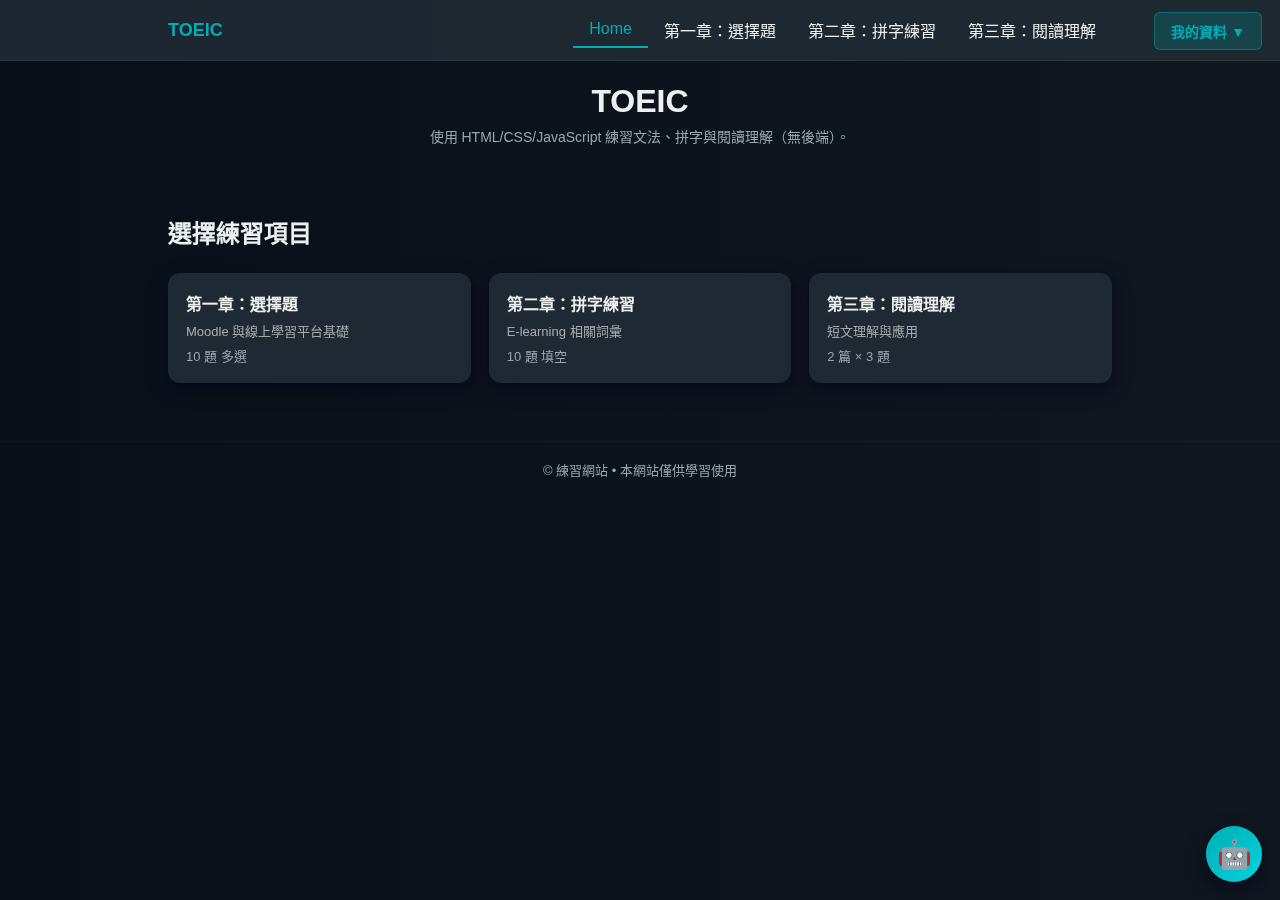
<file: index.html>
<!DOCTYPE html>
<html lang="zh-TW">
<head>
  <meta charset="utf-8">
  <meta name="viewport" content="width=device-width, initial-scale=1">
  <title>TOEIC - 首頁</title>
  <link rel="stylesheet" href="style.css">
</head>
<body>
  <nav class="site-nav">
    <div class="nav-container">
      <a href="index.html" class="nav-brand">TOEIC</a>
      <ul class="nav-menu">
        <li><a href="index.html" class="active">Home</a></li>
        <li><a href="quiz.html">第一章：選擇題</a></li>
        <li><a href="vocabulary.html">第二章：拼字練習</a></li>
        <li><a href="reading.html">第三章：閱讀理解</a></li>
      </ul>
    </div>
  </nav>

  <header class="site-header">
    <h1>TOEIC</h1>
    <p class="lead">使用 HTML/CSS/JavaScript 練習文法、拼字與閱讀理解（無後端）。</p>
  </header>

  <main class="container">
    <section class="intro-section">
      <h2>選擇練習項目</h2>
      <nav class="section-grid">
        <a class="card" href="quiz.html">
          <span class="card-title">第一章：選擇題</span>
          <span class="card-subtitle">Moodle 與線上學習平台基礎</span>
          <span class="muted">10 題 多選</span>
        </a>
        <a class="card" href="vocabulary.html">
          <span class="card-title">第二章：拼字練習</span>
          <span class="card-subtitle">E-learning 相關詞彙</span>
          <span class="muted">10 題 填空</span>
        </a>
        <a class="card" href="reading.html">
          <span class="card-title">第三章：閱讀理解</span>
          <span class="card-subtitle">短文理解與應用</span>
          <span class="muted">2 篇 × 3 題</span>
        </a>
      </nav>
    </section>
  </main>

  <footer class="site-footer">© 練習網站 • 本網站僅供學習使用</footer>

  <script src="scorm_api_wrapper.js"></script>
  <script src="script.js"></script>
</body>
</html>
</file>
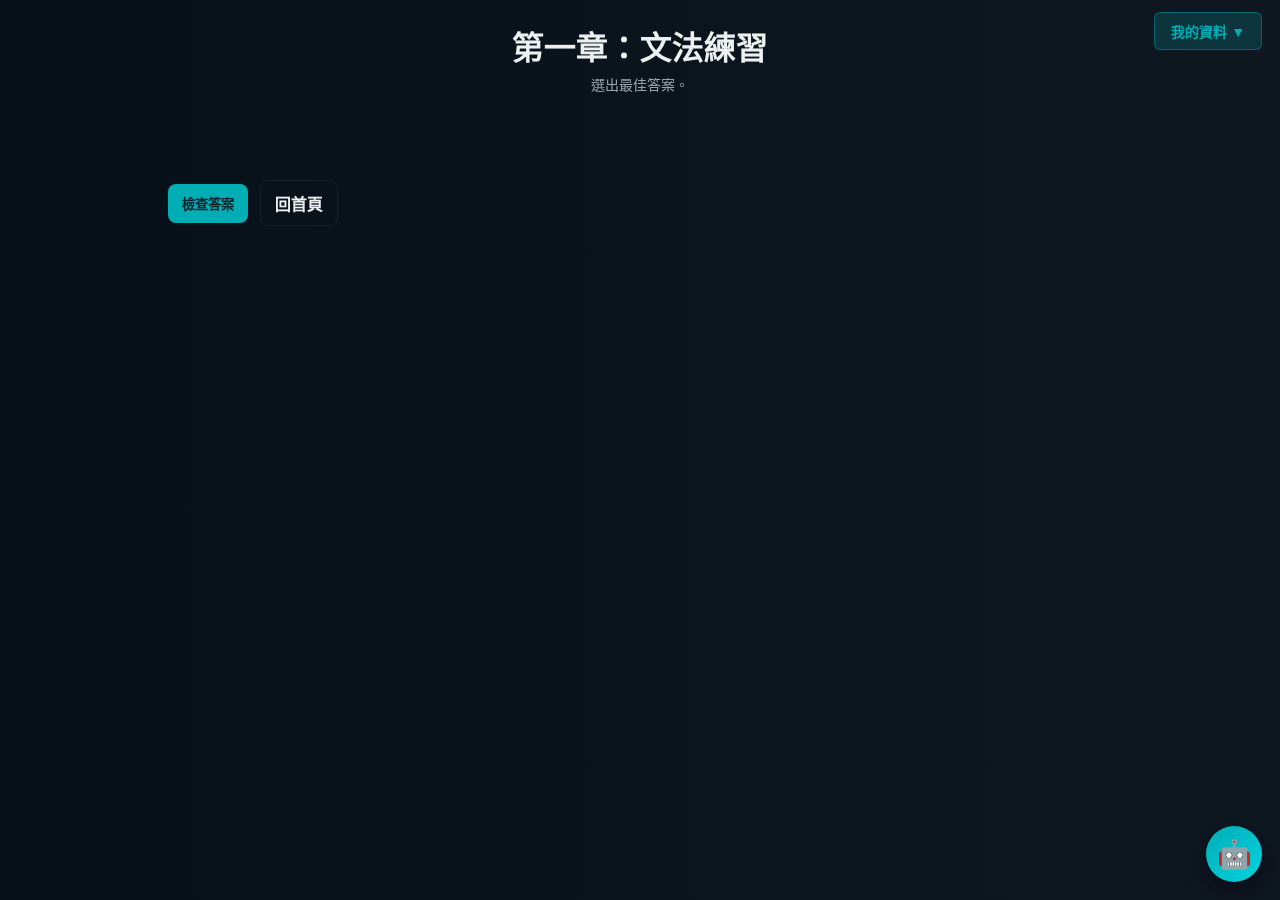
<file: grammar.html>
<!DOCTYPE html>
<html lang="zh-TW">
<head>
  <meta charset="utf-8">
  <meta name="viewport" content="width=device-width, initial-scale=1">
  <title>TOEIC 文法練習</title>
  <link rel="stylesheet" href="style.css">
</head>
<body>
  <header class="site-header">
    <h1>第一章：文法練習</h1>
    <p class="lead">選出最佳答案。</p>
  </header>

  <main class="container">
    <div id="grammar-root"></div>
    <div class="actions">
      <button id="checkGrammar" class="btn">檢查答案</button>
      <a class="btn ghost" href="index.html">回首頁</a>
    </div>
  </main>

  <script src="script.js"></script>
</body>
</html>
</file>
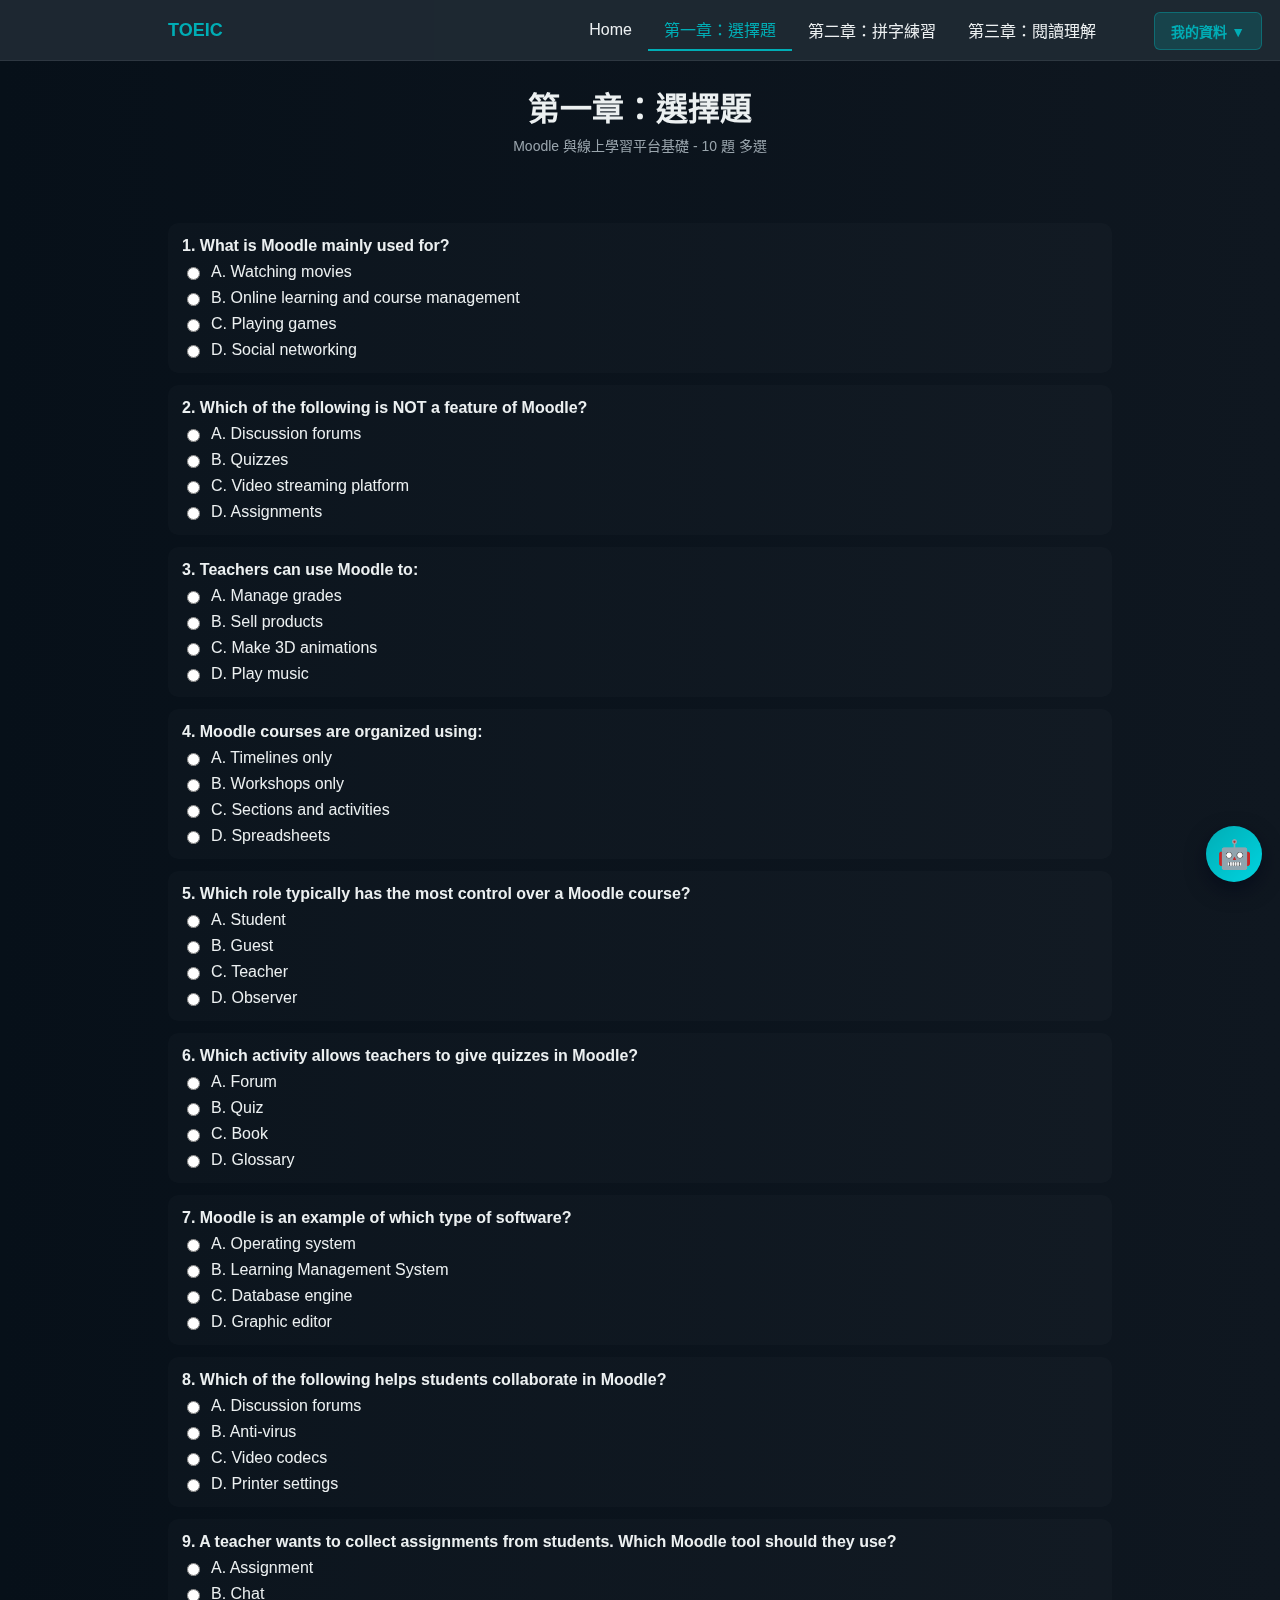
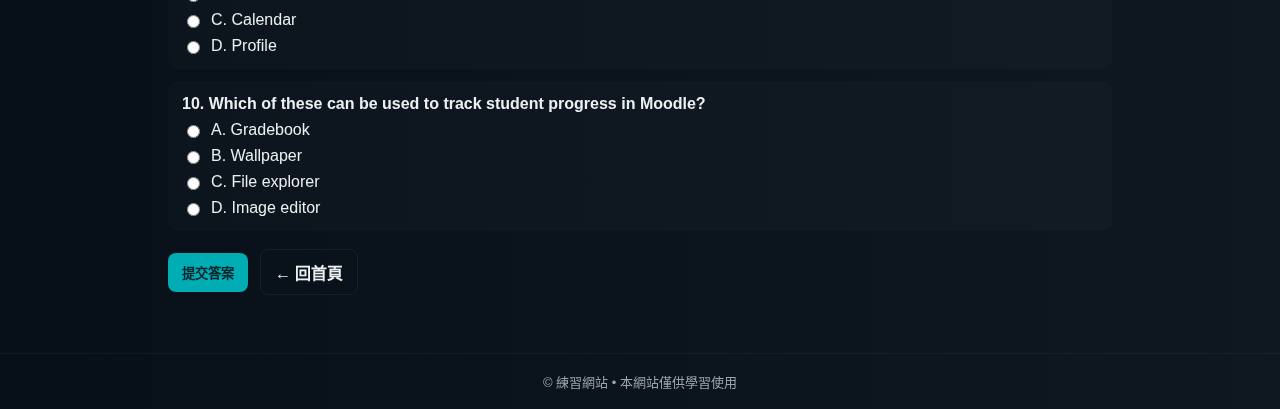
<file: quiz.html>
<!DOCTYPE html>
<html lang="zh-TW">
<head>
  <meta charset="utf-8">
  <meta name="viewport" content="width=device-width, initial-scale=1">
  <title>第一章：選擇題</title>
  <link rel="stylesheet" href="style.css">
</head>
<body>
  <nav class="site-nav">
    <div class="nav-container">
      <a href="index.html" class="nav-brand">TOEIC</a>
      <ul class="nav-menu">
        <li><a href="index.html">Home</a></li>
        <li><a href="quiz.html" class="active">第一章：選擇題</a></li>
        <li><a href="vocabulary.html">第二章：拼字練習</a></li>
        <li><a href="reading.html">第三章：閱讀理解</a></li>
      </ul>
    </div>
  </nav>

  <header class="site-header">
    <h1>第一章：選擇題</h1>
    <p class="lead">Moodle 與線上學習平台基礎 - 10 題 多選</p>
  </header>

  <main class="container">
    <section id="quiz-root"></section>

    <div class="actions">
      <button id="checkQuiz" class="btn">提交答案</button>
      <a href="index.html" class="btn ghost">← 回首頁</a>
    </div>
  </main>

  <footer class="site-footer">© 練習網站 • 本網站僅供學習使用</footer>

  <script src="script.js"></script>
</body>
</html>
</file>
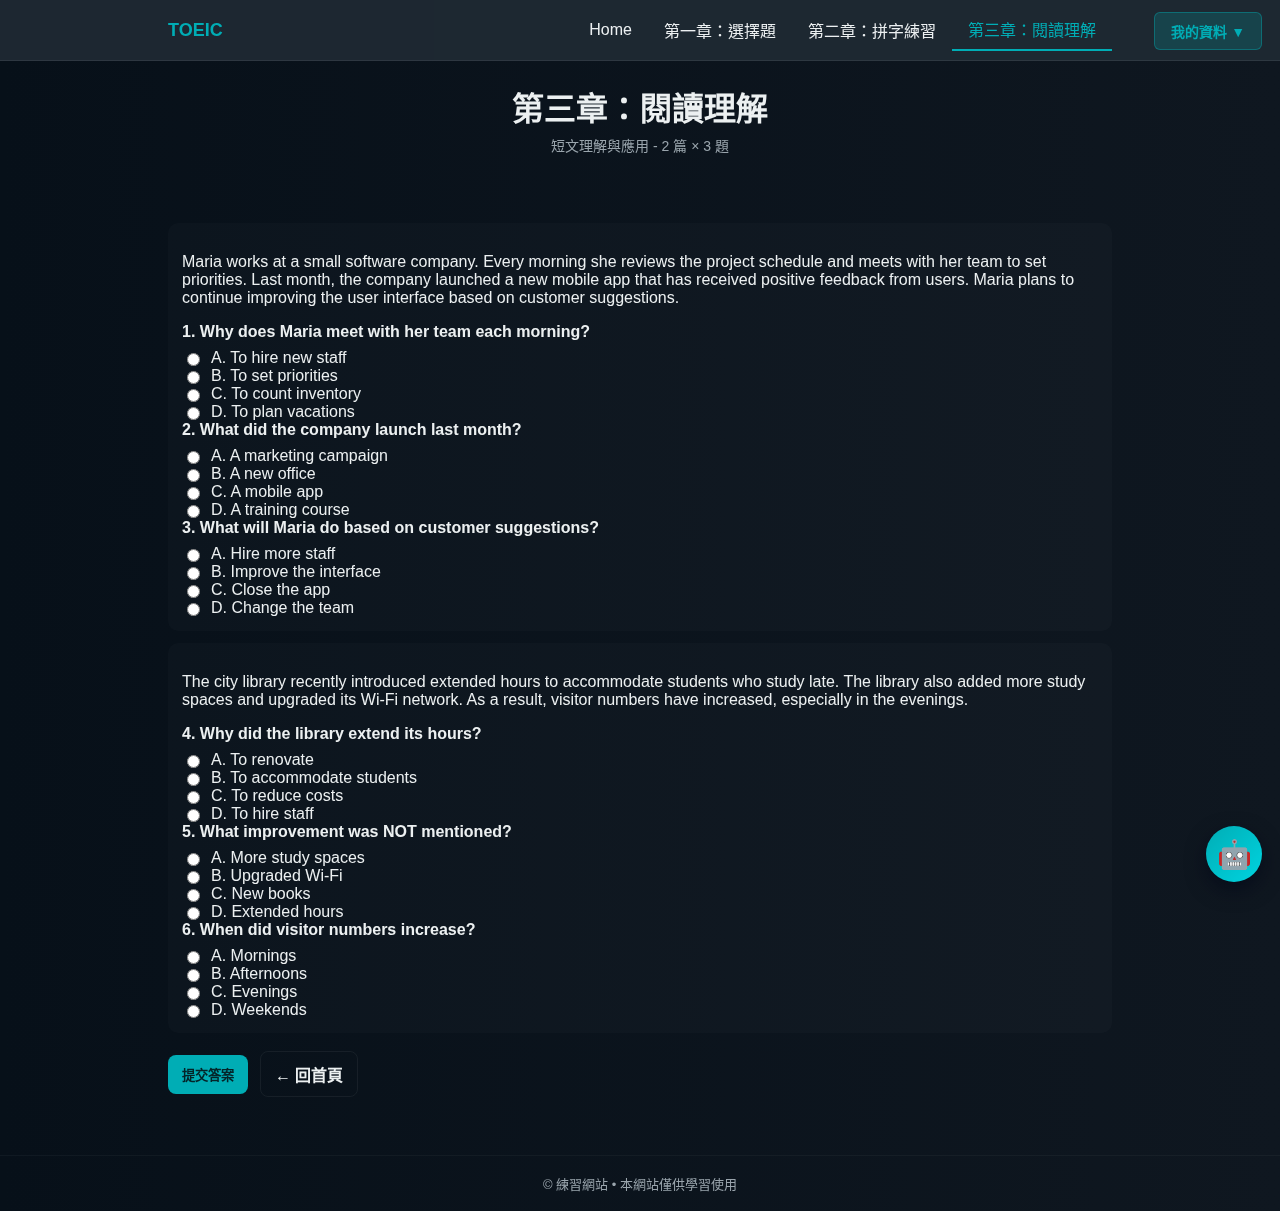
<file: reading.html>
<!DOCTYPE html>
<html lang="zh-TW">
<head>
  <meta charset="utf-8">
  <meta name="viewport" content="width=device-width, initial-scale=1">
  <title>第三章：閱讀理解</title>
  <link rel="stylesheet" href="style.css">
</head>
<body>
  <nav class="site-nav">
    <div class="nav-container">
      <a href="index.html" class="nav-brand">TOEIC</a>
      <ul class="nav-menu">
        <li><a href="index.html">Home</a></li>
        <li><a href="quiz.html">第一章：選擇題</a></li>
        <li><a href="vocabulary.html">第二章：拼字練習</a></li>
        <li><a href="reading.html" class="active">第三章：閱讀理解</a></li>
      </ul>
    </div>
  </nav>

  <header class="site-header">
    <h1>第三章：閱讀理解</h1>
    <p class="lead">短文理解與應用 - 2 篇 × 3 題</p>
  </header>

  <main class="container">
    <div id="reading-root"></div>
    <div class="actions">
      <button id="checkReading" class="btn">提交答案</button>
      <a href="index.html" class="btn ghost">← 回首頁</a>
    </div>
  </main>

  <footer class="site-footer">© 練習網站 • 本網站僅供學習使用</footer>

  <script src="script.js"></script> 
</body>
</html>
</file>
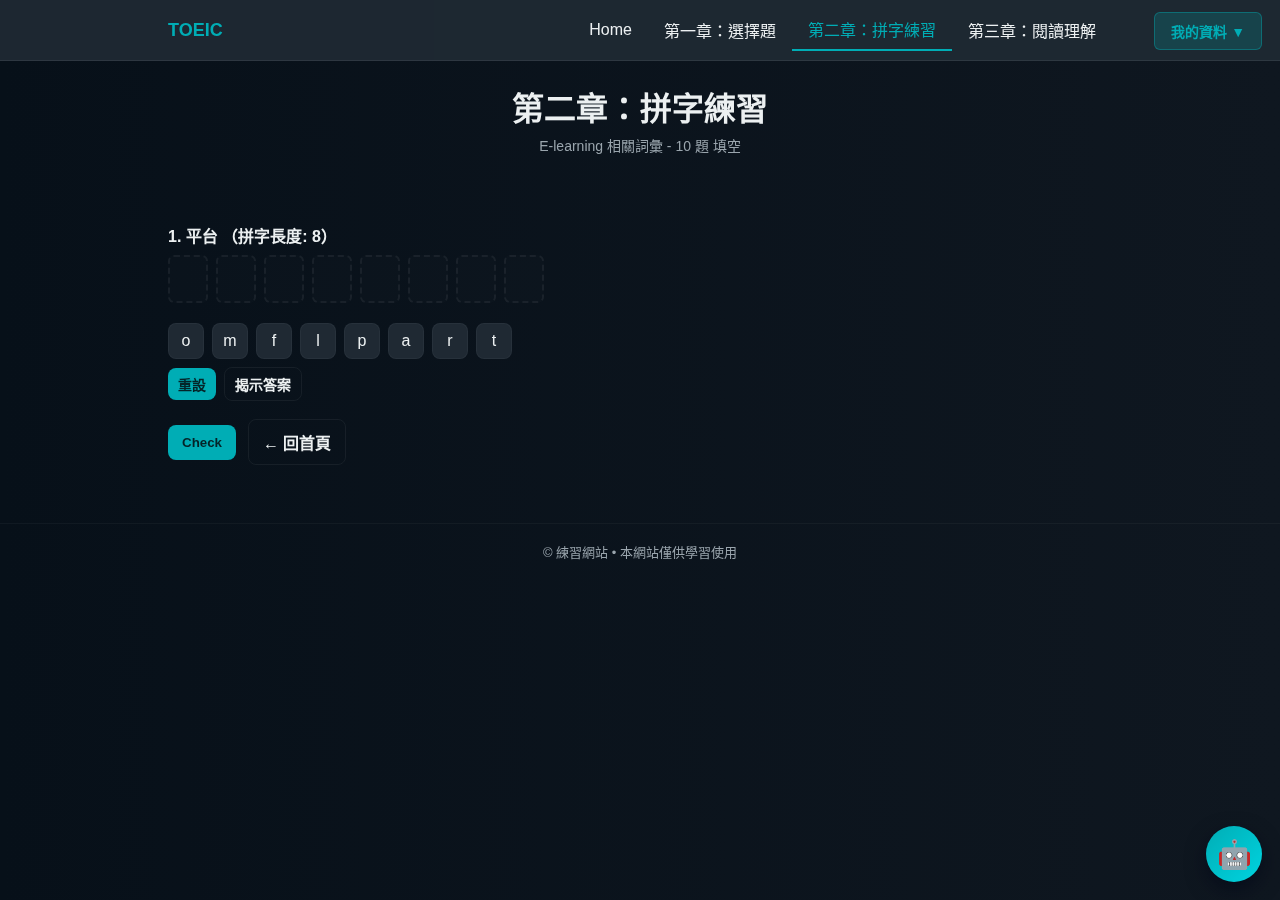
<file: vocabulary.html>
<!DOCTYPE html>
<html lang="zh-TW">
<head>
  <meta charset="utf-8">
  <meta name="viewport" content="width=device-width, initial-scale=1">
  <title>第二章：拼字練習</title>
  <link rel="stylesheet" href="style.css">
</head>
<body>
  <nav class="site-nav">
    <div class="nav-container">
      <a href="index.html" class="nav-brand">TOEIC</a>
      <ul class="nav-menu">
        <li><a href="index.html">Home</a></li>
        <li><a href="quiz.html">第一章：選擇題</a></li>
        <li><a href="vocabulary.html" class="active">第二章：拼字練習</a></li>
        <li><a href="reading.html">第三章：閱讀理解</a></li>
      </ul>
    </div>
  </nav>

  <header class="site-header">
    <h1>第二章：拼字練習</h1>
    <p class="lead">E-learning 相關詞彙 - 10 題 填空</p>
  </header>

  <main class="container">
    <form id="vocab-form"></form>
    <div class="actions">
      <button id="checkVocab" class="btn" type="button">提交答案</button>
      <a href="index.html" class="btn ghost">← 回首頁</a>
    </div>
  </main>

  <footer class="site-footer">© 練習網站 • 本網站僅供學習使用</footer>

  <script src="script.js"></script> 
</body>
</html>
</file>
<file: style.css>
:root{
  --bg: #0f1720;
  --card: #1f2933;
  --muted: #9aa5ad;
  --accent: #00adb5;
  --success: #27ae60;
  --danger: #e74c3c;
  --text: #ecf0f1;
}
*{box-sizing:border-box}
html,body{height:100%}
body{
  margin:0;padding:0;
  font-family: -apple-system, BlinkMacSystemFont, "Segoe UI", Roboto, "Noto Sans", "Helvetica Neue", Arial;
  /* 更新背景為流動光影效果 */
  background: linear-gradient(270deg, #071019, var(--bg), #00adb5, var(--bg), #071019);
  background-size: 400% 400%;
  color:var(--text);
  animation: gradient-flow 30s ease infinite;
}



/* 導覽列 */
.site-nav{
  background:rgba(31, 41, 51, 0.95);
  border-bottom:1px solid rgba(255,255,255,0.08);
  position:sticky;
  top:0;
  z-index:1000;
  -webkit-backdrop-filter:blur(10px);
  backdrop-filter:blur(10px);
}
.nav-container{
  max-width:980px;
  margin:0 auto;
  padding:0 18px;
  display:flex;
  align-items:center;
  justify-content:space-between;
  height:60px;
}
.nav-brand{
  font-weight:700;
  font-size:18px;
  color:var(--accent);
  text-decoration:none;
  flex-shrink:0;
}
.nav-menu{
  display:flex;
  list-style:none;
  gap:0;
  margin:0;
  padding:0;
  align-items:center;
}
.nav-menu li{
  margin:0;
}
.nav-menu a{
  display:block;
  color:var(--text);
  text-decoration:none;
  padding:8px 16px;
  transition:color 160ms ease, background 160ms ease;
  position:relative;
}
.nav-menu a:hover{
  color:var(--accent);
}
.nav-menu a.active{
  color:var(--accent);
  border-bottom:2px solid var(--accent);
}

@media (max-width:640px){
  .nav-container{
    flex-direction:column;
    height:auto;
    padding:10px 18px;
    gap:12px;
  }
  .nav-menu{
    width:100%;
    flex-wrap:wrap;
    justify-content:center;
  }
}

.container{max-width:980px;margin:28px auto;padding:18px}
.site-header{padding:22px 18px;text-align:center}
.site-header h1{margin:0 0 6px;font-size:clamp(20px,3vw,32px)}
.site-header .lead{color:var(--muted);margin:0;font-size:14px}
.intro-section h2{margin-top:0;font-size:24px;margin-bottom:24px}
.section-grid{display:grid;grid-template-columns:repeat(auto-fit,minmax(220px,1fr));gap:18px;margin-top:22px}
.card{display:flex;flex-direction:column;padding:18px;border-radius:12px;background:var(--card);color:var(--text);text-decoration:none;gap:6px;box-shadow:0 6px 18px rgba(2,6,23,0.6);transition:transform 160ms ease, box-shadow 160ms}
.card:hover{transform:translateY(-6px);box-shadow:0 12px 30px rgba(2,6,23,0.7)}
.card-title{font-weight:700;font-size:16px}
.card-subtitle{font-size:13px;color:rgba(255,255,255,0.6)}
.card .muted{color:var(--muted);font-size:13px}
.actions{margin-top:18px;display:flex;gap:12px;align-items:center}
.btn{background:var(--accent);color:#042428;padding:10px 14px;border-radius:8px;border:none;cursor:pointer;font-weight:600;text-decoration:none;display:inline-block;text-align:center;transition:background 160ms ease}
.btn:hover{opacity:0.9}
.btn.ghost{background:transparent;color:var(--text);border:1px solid rgba(255,255,255,0.06)}
.question{background:rgba(255,255,255,0.02);padding:14px;border-radius:10px;margin-bottom:12px}
.q-title{font-weight:600;margin-bottom:8px}
.options{display:flex;flex-direction:column;gap:8px}
.option-item{display:flex;gap:8px;align-items:center}
.muted{color:var(--muted)}
.result{margin-top:12px;padding:10px;border-radius:8px}
.correct{background:rgba(39,174,96,0.12);border:1px solid rgba(39,174,96,0.18);color:var(--success)}
.wrong{background:rgba(231,76,60,0.08);border:1px solid rgba(231,76,60,0.12);color:var(--danger)}
.feedback{margin-left:10px;font-weight:600}
input[type="text"].vocab-input{width:100%;padding:8px;border-radius:8px;border:1px solid rgba(255,255,255,0.06);background:rgba(255,255,255,0.02);color:var(--text)}
small.hint{display:block;color:var(--muted);margin-top:6px}
footer.site-footer{text-align:center;padding:18px;color:var(--muted);font-size:13px;margin-top:40px;border-top:1px solid rgba(255,255,255,0.04)}

/* small screens */
@media (max-width:520px){
  .actions{flex-direction:column;align-items:stretch}
}

/* live status next to inputs */
.live-status{display:inline-block;margin-left:10px;font-size:18px;vertical-align:middle}
.vocab-input.correct{border-color:rgba(39,174,96,0.6);box-shadow:0 0 0 4px rgba(39,174,96,0.06)}
.vocab-input.wrong{border-color:rgba(231,76,60,0.6);box-shadow:0 0 0 4px rgba(231,76,60,0.04)}
.live-status.correct{color:var(--success)}
.live-status.wrong{color:var(--danger)}

/* Drag & drop tiles for vocabulary game */
.tiles-wrapper{display:flex;flex-direction:column;gap:12px}
.slots-container{display:flex;gap:8px;flex-wrap:wrap;margin-bottom:8px}
.slot{width:40px;height:48px;border-radius:6px;border:2px dashed rgba(255,255,255,0.06);display:flex;align-items:center;justify-content:center;background:rgba(255,255,255,0.01);font-weight:700}
.slot.filled{border-style:solid;border-color:rgba(255,255,255,0.08)}
.tiles-container{display:flex;flex-wrap:wrap;gap:8px}
.tile{min-width:36px;height:36px;border-radius:8px;background:var(--card);display:flex;align-items:center;justify-content:center;cursor:grab;-webkit-user-select:none;user-select:none;padding:6px 8px;border:1px solid rgba(255,255,255,0.04)}
.tile:active{cursor:grabbing}
.tile.used{opacity:0.45;cursor:default}
.slot.correct{background:rgba(39,174,96,0.12);border-color:rgba(39,174,96,0.3)}
.slot.wrong{background:rgba(231,76,60,0.06);border-color:rgba(231,76,60,0.18)}
.small-controls{display:flex;gap:8px;align-items:center;margin-top:8px}
.btn.small{padding:6px 10px;font-size:14px}

/* Floating quiz button and modal */
.floating-quiz-btn{
  position:fixed;right:18px;bottom:18px;z-index:2000;display:flex;align-items:center;justify-content:center;
  width:56px;height:56px;border-radius:50%;background:var(--accent);color:#042428;font-weight:800;border:none;cursor:pointer;box-shadow:0 8px 20px rgba(2,6,23,0.6)
}
.floating-quiz-btn:hover{transform:translateY(-3px)}
.quiz-modal-overlay{position:fixed;inset:0;background:rgba(2,6,23,0.6);display:none;align-items:center;justify-content:center;z-index:3000}
.quiz-modal{width:min(900px,95%);max-height:90vh;overflow:auto;background:var(--bg);border-radius:12px;padding:18px;border:1px solid rgba(255,255,255,0.04)}
.quiz-modal .modal-head{display:flex;justify-content:space-between;align-items:center;margin-bottom:12px}
.quiz-modal .modal-head h3{margin:0}
.quiz-modal .modal-body{padding-top:6px}
.quiz-modal .modal-controls{display:flex;gap:8px;align-items:center;margin-top:12px}
.quiz-modal.show{display:flex}

/* ========== 網站導覽員助手樣式 ========== */
.navigator-container{
  position:fixed;
  right:18px;
  bottom:18px;
  z-index:2000;
}

.navigator-btn{
  width:56px;
  height:56px;
  border-radius:50%;
  background:linear-gradient(135deg, var(--accent), #00d4e0);
  color:white;
  border:none;
  cursor:pointer;
  font-size:28px;
  display:flex;
  align-items:center;
  justify-content:center;
  box-shadow:0 8px 20px rgba(2,6,23,0.6);
  transition:transform 200ms ease, box-shadow 200ms ease;
}

.navigator-btn:hover{
  transform:translateY(-4px) scale(1.05);
  box-shadow:0 12px 28px rgba(0, 173, 181, 0.4);
}

.navigator-btn:active{
  transform:translateY(-2px);
}

.navigator-chat{
  position:absolute;
  right:0;
  bottom:70px;
  width:380px;
  height:0;
  opacity:0;
  background:var(--card);
  border-radius:12px;
  border:1px solid rgba(255,255,255,0.1);
  box-shadow:0 8px 32px rgba(2,6,23,0.8);
  display:flex;
  flex-direction:column;
  overflow:hidden;
  transition:height 300ms ease, opacity 300ms ease;
  z-index:2001;
}

.navigator-chat.open{
  height:500px;
  opacity:1;
}

.navigator-chat-head{
  background:linear-gradient(135deg, var(--accent), #00d4e0);
  padding:12px 16px;
  display:flex;
  justify-content:space-between;
  align-items:center;
  flex-shrink:0;
}

.navigator-chat-title{
  color:white;
  font-weight:700;
  font-size:14px;
}

.navigator-close-btn{
  background:none;
  border:none;
  color:white;
  font-size:24px;
  cursor:pointer;
  padding:0;
  display:flex;
  align-items:center;
  justify-content:center;
  transition:transform 200ms ease;
}

.navigator-close-btn:hover{
  transform:rotate(90deg);
}

.navigator-chat-content{
  flex:1;
  overflow-y:auto;
  padding:12px;
  display:flex;
  flex-direction:column;
  gap:8px;
}

.navigator-message{
  display:flex;
  margin-bottom:8px;
}

.navigator-message span{
  display:block;
  padding:8px 12px;
  border-radius:8px;
  word-wrap:break-word;
  max-width:85%;
  line-height:1.4;
  font-size:13px;
}

.assistant-message span{
  background:rgba(0, 173, 181, 0.12);
  color:var(--text);
  border-left:3px solid var(--accent);
}

.user-message{
  justify-content:flex-end;
}

.user-message span{
  background:var(--accent);
  color:#042428;
  font-weight:500;
}

.navigator-menu{
  display:flex;
  flex-direction:column;
  gap:6px;
  margin-top:8px;
}

.navigator-menu-btn{
  background:rgba(255,255,255,0.08);
  border:1px solid rgba(255,255,255,0.12);
  color:var(--text);
  padding:8px 12px;
  border-radius:6px;
  cursor:pointer;
  font-size:13px;
  font-weight:500;
  transition:all 200ms ease;
  text-align:left;
}

.navigator-menu-btn:hover{
  background:var(--accent);
  color:#042428;
  border-color:var(--accent);
  transform:translateX(2px);
}

.navigator-menu-btn.chapter-btn{
  text-align:center;
  padding:10px 12px;
}

/* 捲軸美化 */
.navigator-chat-content::-webkit-scrollbar{
  width:6px;
}

.navigator-chat-content::-webkit-scrollbar-track{
  background:rgba(255,255,255,0.02);
  border-radius:3px;
}

.navigator-chat-content::-webkit-scrollbar-thumb{
  background:rgba(0, 173, 181, 0.3);
  border-radius:3px;
}

.navigator-chat-content::-webkit-scrollbar-thumb:hover{
  background:rgba(0, 173, 181, 0.5);
}

/* 響應式設計 */
@media (max-width:480px){
  .navigator-chat{
    width:calc(100vw - 36px);
    right:-18px;
    bottom:70px;
  }

  .navigator-message span{
    max-width:95%;
  }
}
html, body {
  margin: 0;
  padding: 0;
}

canvas {
  display: block;
}

/* 右上角下拉選單容器 */
#dropdownContainer {
  position: fixed;
  top: 12px;
  right: 12px;
  z-index: 1000;
}

#infoDropdown {
  background: rgba(57,62,70,0.9);
  color: #eee;
  border: 1px solid rgba(255,255,255,0.08);
  padding: 6px 10px;
  padding-right: 36px; /* 給箭頭保留空間 */
  font-size: 14px;
  border-radius: 6px;
  -webkit-appearance: none;
  appearance: none;
  background-image: url("data:image/svg+xml;utf8,<svg xmlns='http://www.w3.org/2000/svg' viewBox='0 0 10 6'><polyline points='1 1 5 5 9 1' fill='none' stroke='%23eee' stroke-width='1.5' stroke-linecap='round' stroke-linejoin='round'/></svg>");
  background-repeat: no-repeat;
  background-position: right 10px center;
  background-size: 12px 12px;
  cursor: pointer;
}

/* 在窄螢幕時縮小字級 */
@media (max-width: 480px) {
  #infoDropdown { font-size: 12px; padding: 5px 8px; }
}

/* ========== 機器人獎勵動畫系統 ========== */
@keyframes robot-celebrate {
  0%, 100% { transform: translateY(0) rotate(0deg); }
  25% { transform: translateY(-5px) rotate(-3deg); }
  50% { transform: translateY(0) rotate(0deg); }
  75% { transform: translateY(-5px) rotate(3deg); }
}

@keyframes spotlight-glow {
  0%, 100% { box-shadow: 0 0 40px 10px rgba(0, 173, 181, 0.3), 0 0 60px 20px rgba(0, 173, 181, 0.1); }
  50% { box-shadow: 0 0 50px 15px rgba(0, 173, 181, 0.4), 0 0 70px 25px rgba(0, 173, 181, 0.2); }
}

.reward-animation-overlay {
  position: fixed;
  inset: 0;
  background-color: rgba(15, 23, 32, 0.8); /* 半透明深色遮罩 */
  z-index: 9998;
  display: flex;
  align-items: center;
  justify-content: center;
  opacity: 0;
  visibility: hidden;
  transition: opacity 300ms ease, visibility 300ms ease;
  -webkit-backdrop-filter: blur(5px); /* 針對 Safari 等瀏覽器添加前綴 */
  backdrop-filter: blur(5px);
}

.reward-animation-overlay.show {
  opacity: 1;
  visibility: visible;
}

.reward-content {
  text-align: center;
  transform: scale(0.9);
  opacity: 0;
  transition: transform 300ms ease, opacity 300ms ease;
}

.reward-animation-overlay.show .reward-content {
  transform: scale(1);
  opacity: 1;
}

.reward-robot {
  font-size: 80px;
  animation: robot-celebrate 1s ease-in-out infinite;
  display: inline-block;
  /* 舞台聚光燈效果 */
  filter: drop-shadow(0 0 15px rgba(0, 173, 181, 0.7));
  animation: robot-celebrate 1s ease-in-out infinite, spotlight-glow 2s ease-in-out infinite;
}

.reward-text {
  margin-top: 16px;
  font-size: 18px;
  font-weight: 600;
  color: var(--text);
  text-shadow: 0 0 10px rgba(0, 173, 181, 0.5);
}

.reward-text strong {
  color: var(--accent);
}

/* ========== 動態背景：流動光影與粒子 ========== */
@keyframes gradient-flow {
  0% { background-position: 0% 50%; }
  50% { background-position: 100% 50%; }
  100% { background-position: 0% 50%; }
}

@keyframes particle-float {
  0% {
    transform: translateY(0) translateX(0);
    opacity: 1;
  }
  100% {
    transform: translateY(-100vh) translateX(var(--x-end));
    opacity: 0;
  }
}

#particle-container {
  position: fixed;
  top: 0;
  left: 0;
  width: 100%;
  height: 100%;
  z-index: -1; /* 確保在最底層 */
  pointer-events: none; /* 讓滑鼠可以點擊穿透 */
  overflow: hidden;
}

.particle {
  position: absolute;
  bottom: -20px; /* 從螢幕外開始 */
  background-color: rgba(0, 173, 181, 0.3);
  border-radius: 50%;
  animation-name: particle-float;
  animation-timing-function: linear;
  animation-iteration-count: infinite;
}

.particle.p1 {
  width: 2px; height: 2px;
}
.particle.p2 {
  width: 4px; height: 4px;
}
.particle.p3 {
  width: 6px; height: 6px;
}

/* ========== 右上角「我的資料」下拉選單 ========== */
.user-data-dropdown {
  position: fixed;
  top: 12px;
  right: 18px;
  z-index: 1001; /* 確保在導覽列之上 */
}

.user-data-btn {
  background: rgba(0, 173, 181, 0.2);
  border: 1px solid rgba(0, 173, 181, 0.4);
  color: var(--accent);
  padding: 8px 16px;
  font-size: 14px;
  font-weight: 600;
  border-radius: 6px;
  cursor: pointer;
  transition: background 200ms ease, color 200ms ease;
}

.user-data-btn:hover {
  background: var(--accent);
  color: #042428;
}

.user-data-content {
  display: none;
  position: absolute;
  right: 0;
  top: calc(100% + 8px);
  width: 280px;
  background: rgba(31, 41, 51, 0.85);
  border: 1px solid rgba(255, 255, 255, 0.1);
  border-radius: 8px;
  padding: 16px;
  box-shadow: 0 8px 24px rgba(2, 6, 23, 0.7);
  -webkit-backdrop-filter: blur(8px);
  backdrop-filter: blur(8px);
}

.user-data-content.show {
  display: block;
}

.data-section {
  margin-bottom: 12px;
}
.data-section:last-child {
  margin-bottom: 0;
}
.data-section h4 {
  margin: 0 0 8px 0;
  color: var(--accent);
  font-size: 15px;
  border-bottom: 1px solid rgba(255, 255, 255, 0.1);
  padding-bottom: 6px;
}
.data-section ul, .data-section p {
  margin: 0;
  padding: 0;
  list-style: none;
  font-size: 13px;
  color: var(--text);
}
.data-section li {
  padding: 4px 0;
}
</file>
